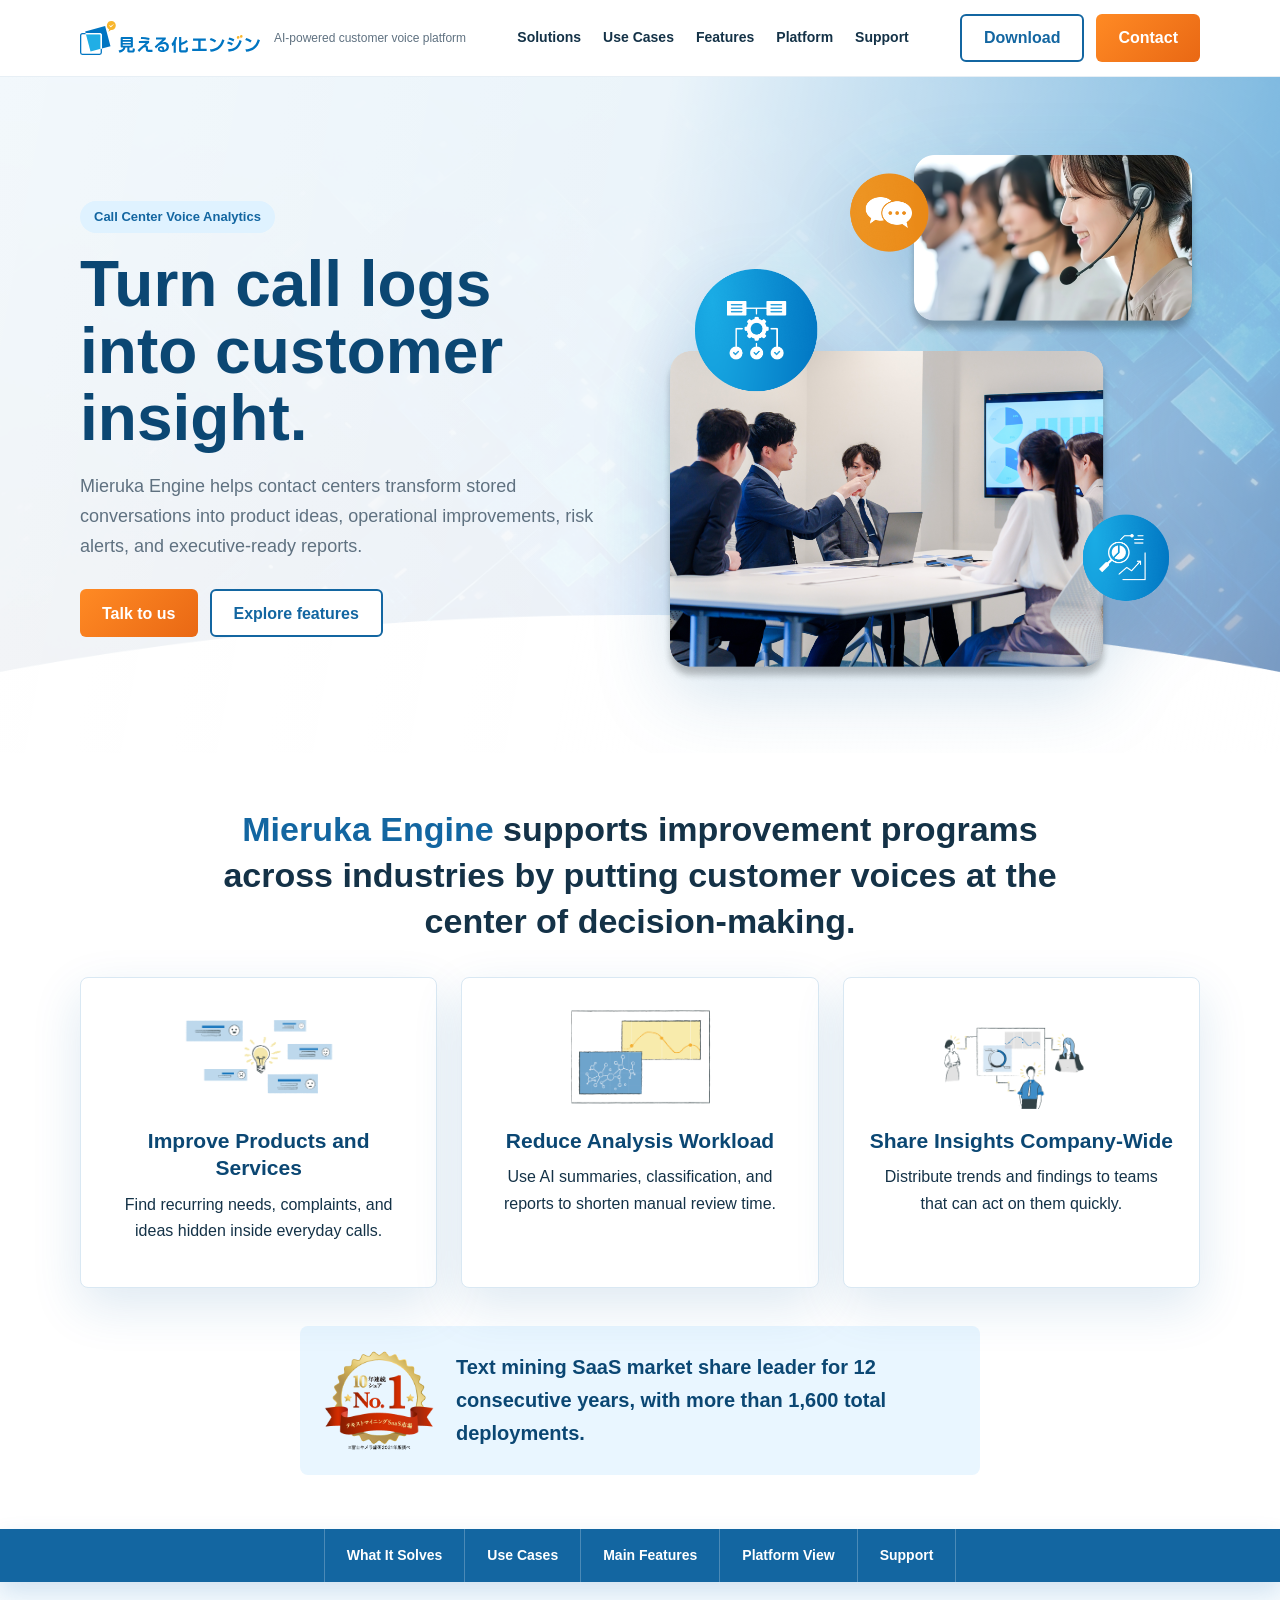
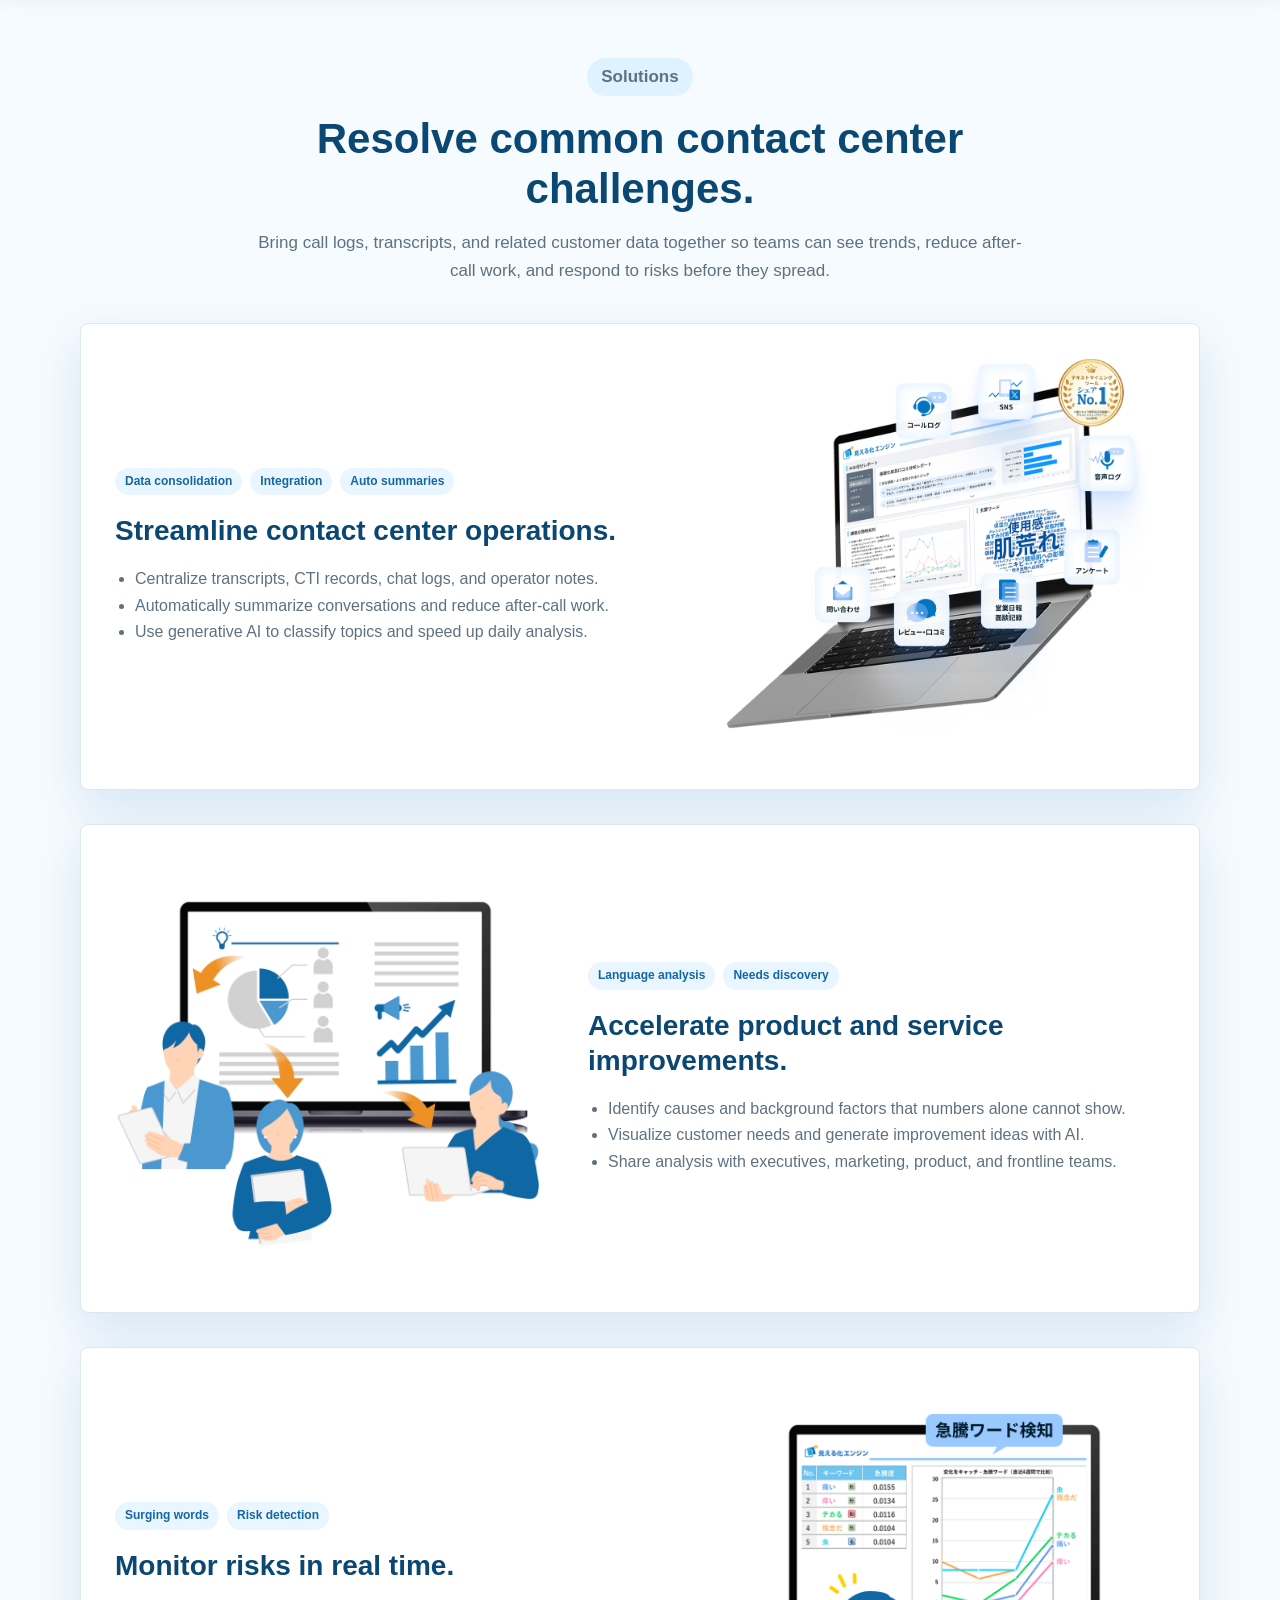
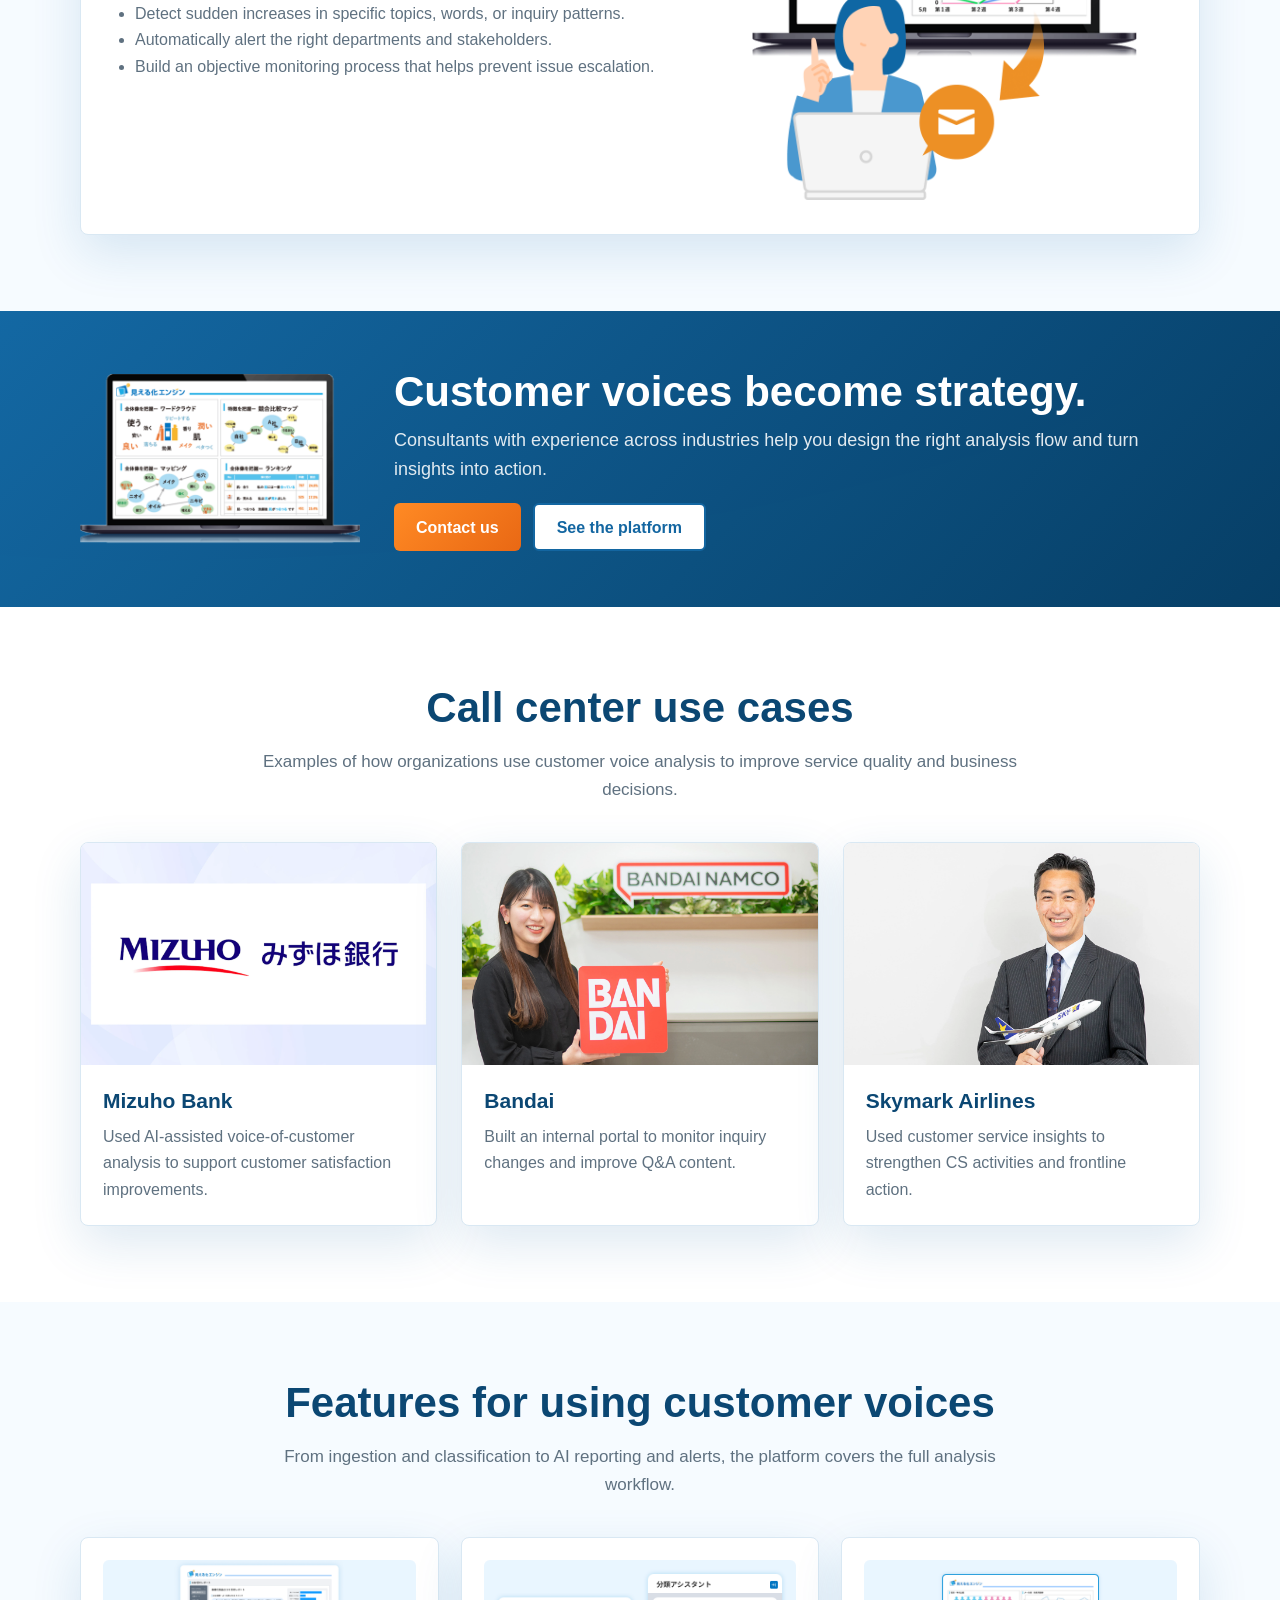
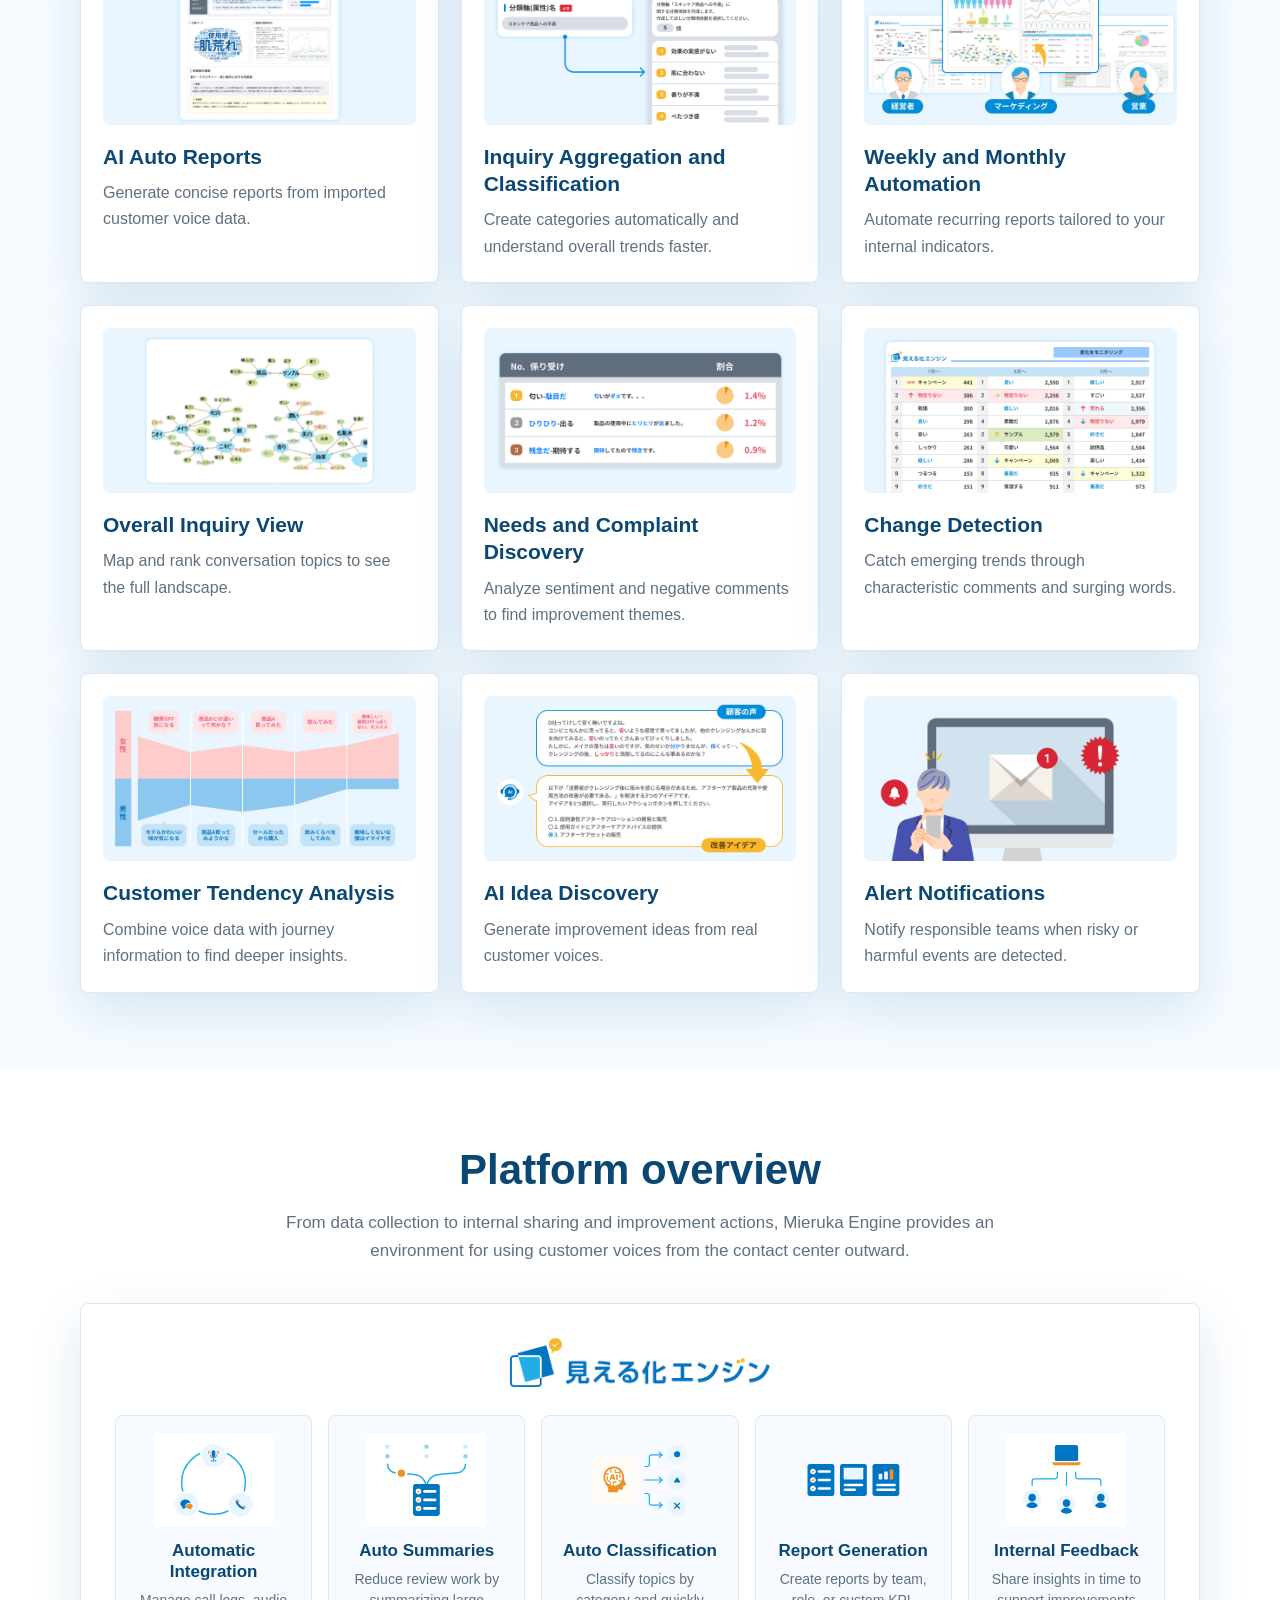
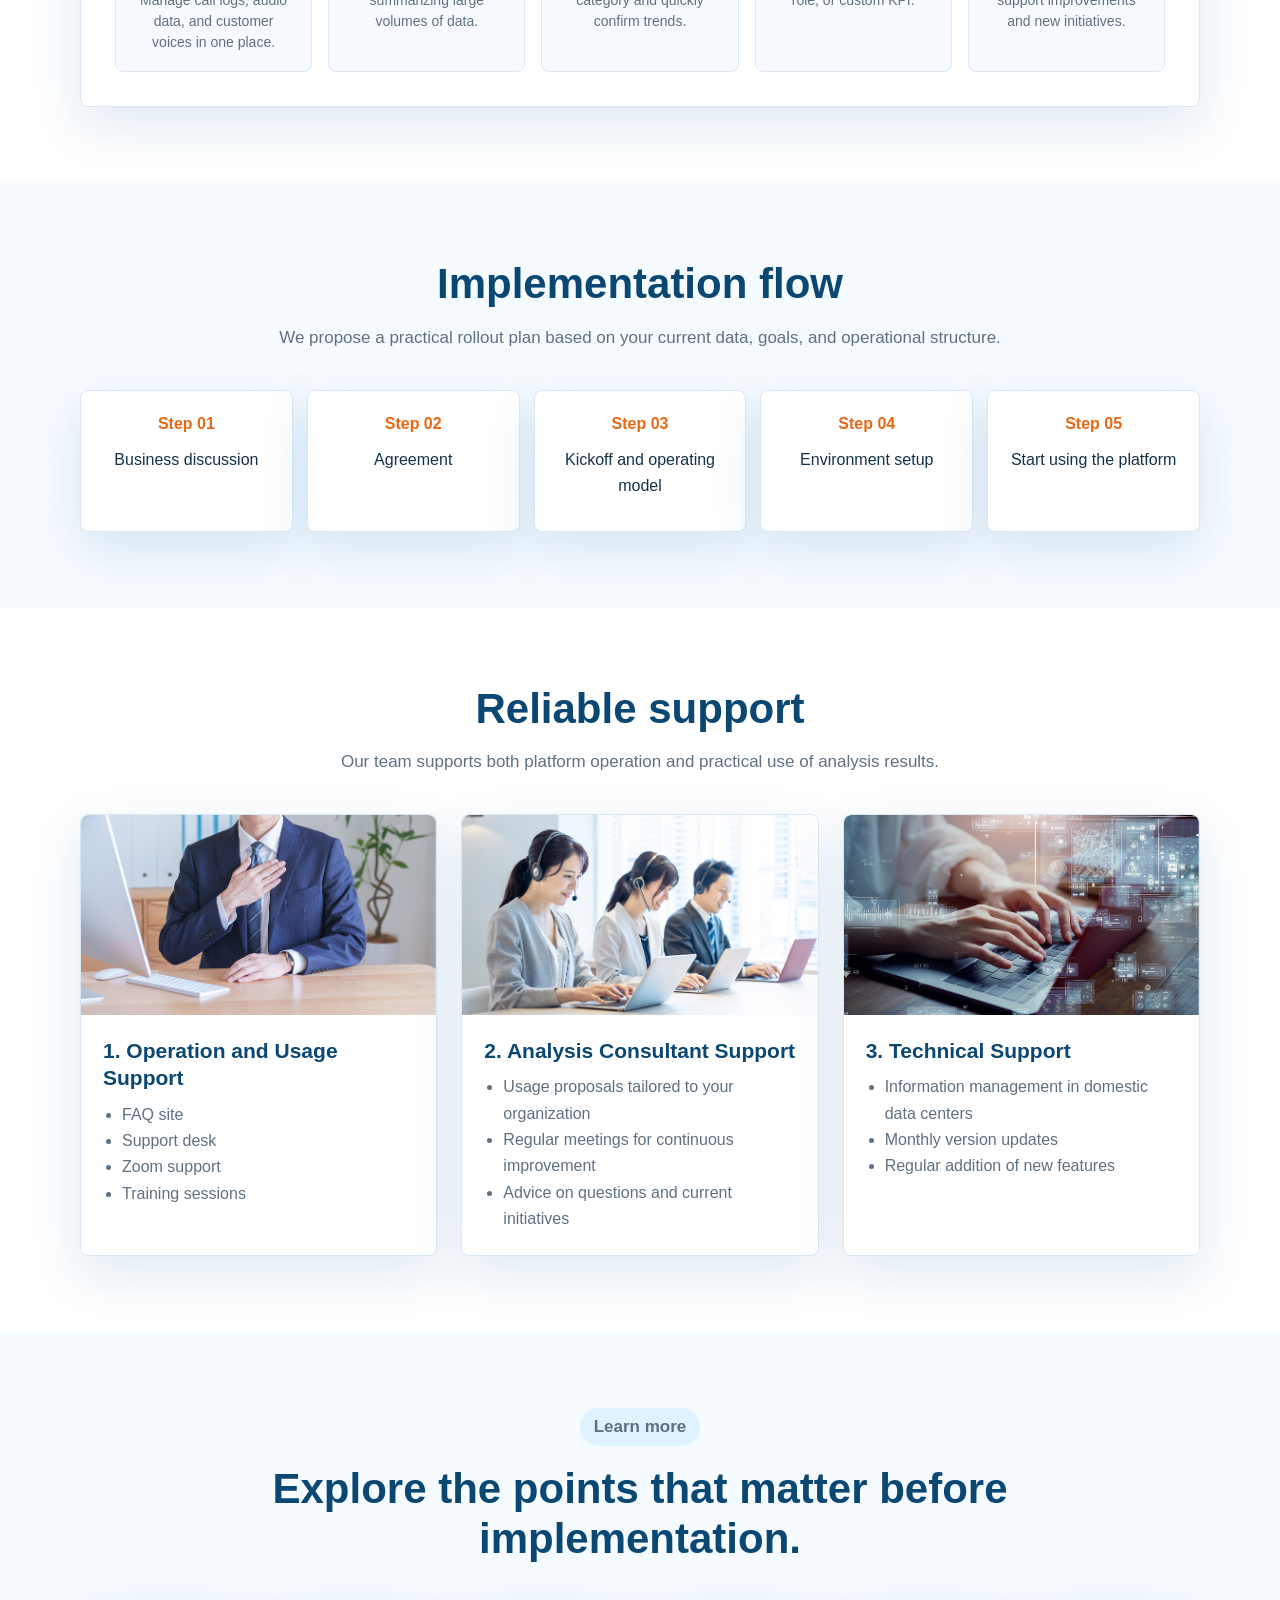
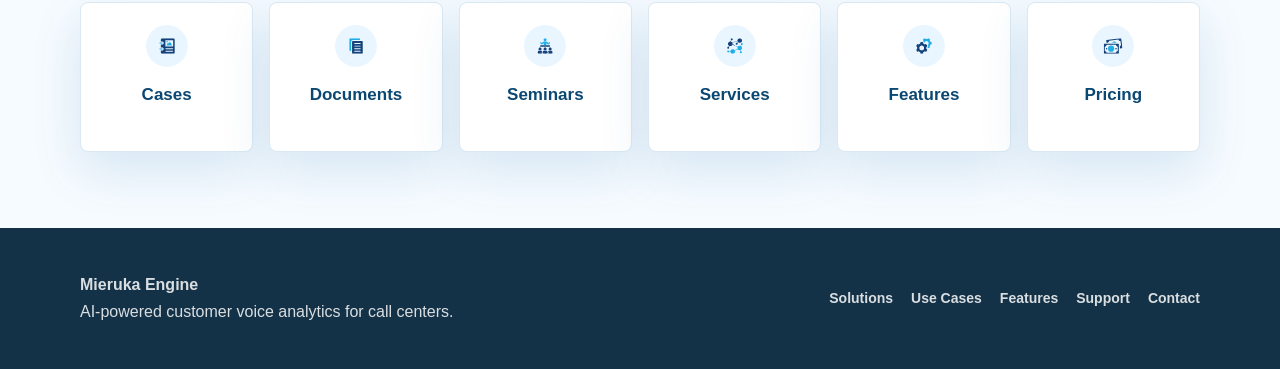
<file: index.html>
<!doctype html>
<html lang="en">
<head>
  <meta charset="utf-8">
  <meta name="viewport" content="width=device-width, initial-scale=1">
  <title>Call Center Voice Analytics | Mieruka Engine</title>
  <meta name="description" content="Use call logs and customer voice data to improve contact center operations, discover product insights, and share analysis across your organization.">
  <meta property="og:title" content="Call Center Voice Analytics | Mieruka Engine">
  <meta property="og:description" content="Turn call center conversations into actionable customer insights with AI-powered analysis and reporting.">
  <meta property="og:image" content="as/img/common/main.png">
  <link rel="icon" type="image/png" href="as/img/common/favicon.png">
  <style>
    :root {
      --blue: #1366a1;
      --blue-dark: #0b4773;
      --sky: #e9f6ff;
      --orange: #ff8a24;
      --orange-dark: #e96814;
      --ink: #143247;
      --muted: #5f7180;
      --line: #d9e8f3;
      --bg: #f6fbff;
      --white: #fff;
      --shadow: 0 18px 50px rgba(19, 102, 161, 0.14);
    }

    * { box-sizing: border-box; }

    html { scroll-behavior: smooth; }

    body {
      margin: 0;
      color: var(--ink);
      font-family: Arial, "Helvetica Neue", sans-serif;
      line-height: 1.65;
      background: var(--white);
    }

    img {
      display: block;
      max-width: 100%;
      height: auto;
    }

    a {
      color: inherit;
      text-decoration: none;
    }

    .container {
      width: min(1120px, calc(100% - 40px));
      margin: 0 auto;
    }

    .site-header {
      position: sticky;
      top: 0;
      z-index: 20;
      background: rgba(255, 255, 255, 0.96);
      border-bottom: 1px solid rgba(19, 102, 161, 0.1);
      backdrop-filter: blur(12px);
    }

    .header-inner {
      min-height: 76px;
      display: flex;
      align-items: center;
      justify-content: space-between;
      gap: 24px;
    }

    .brand {
      display: flex;
      align-items: center;
      gap: 14px;
      min-width: 220px;
    }

    .brand img { width: 180px; }

    .brand-sub {
      display: block;
      color: var(--muted);
      font-size: 12px;
      line-height: 1.35;
    }

    .nav {
      display: flex;
      align-items: center;
      gap: 22px;
      color: var(--ink);
      font-size: 14px;
      font-weight: 700;
    }

    .nav a { white-space: nowrap; }

    .btn-row {
      display: flex;
      flex-wrap: wrap;
      gap: 12px;
      align-items: center;
    }

    .btn {
      display: inline-flex;
      align-items: center;
      justify-content: center;
      min-height: 48px;
      padding: 0 22px;
      border-radius: 6px;
      font-weight: 800;
      line-height: 1.2;
      transition: transform .2s ease, box-shadow .2s ease, background .2s ease;
    }

    .btn:hover {
      transform: translateY(-2px);
      box-shadow: 0 10px 28px rgba(19, 102, 161, 0.2);
    }

    .btn-primary {
      color: var(--white);
      background: linear-gradient(135deg, var(--orange), var(--orange-dark));
    }

    .btn-secondary {
      color: var(--blue);
      background: var(--white);
      border: 2px solid var(--blue);
    }

    .btn-blue {
      color: var(--white);
      background: linear-gradient(135deg, #2183c3, var(--blue-dark));
    }

    .hero {
      position: relative;
      overflow: hidden;
      padding: 78px 0 70px;
      background:
        linear-gradient(100deg, rgba(255,255,255,.95) 0%, rgba(255,255,255,.92) 48%, rgba(255,255,255,.42) 100%),
        url("as/img/callcenter/bg/bg_fv@2x.png") center/cover no-repeat;
    }

    .hero-grid {
      display: grid;
      grid-template-columns: 1fr minmax(360px, 48%);
      align-items: center;
      gap: 42px;
    }

    .eyebrow {
      display: inline-flex;
      align-items: center;
      padding: 5px 14px;
      margin-bottom: 18px;
      border-radius: 999px;
      color: var(--blue);
      background: #dff2ff;
      font-size: 13px;
      font-weight: 800;
    }

    h1, h2, h3, p { margin-top: 0; }

    h1 {
      margin-bottom: 20px;
      color: var(--blue-dark);
      font-size: clamp(36px, 5vw, 64px);
      line-height: 1.05;
      letter-spacing: 0;
    }

    .hero-copy {
      max-width: 640px;
      margin-bottom: 28px;
      color: var(--muted);
      font-size: 18px;
    }

    .hero-image {
      filter: drop-shadow(0 24px 36px rgba(19, 102, 161, 0.18));
    }

    section {
      padding: 76px 0;
    }

    .section-alt { background: var(--bg); }

    .section-head {
      max-width: 780px;
      margin: 0 auto 38px;
      text-align: center;
    }

    .section-head h2 {
      margin-bottom: 14px;
      color: var(--blue-dark);
      font-size: clamp(28px, 4vw, 42px);
      line-height: 1.2;
    }

    .section-head p {
      color: var(--muted);
      font-size: 17px;
    }

    .logo-proof {
      text-align: center;
      padding: 54px 0;
      background: var(--white);
    }

    .logo-proof h2 {
      max-width: 840px;
      margin: 0 auto 32px;
      font-size: clamp(24px, 3vw, 34px);
      line-height: 1.35;
      color: var(--ink);
    }

    .logo-proof strong { color: var(--blue); }

    .outcome-grid {
      display: grid;
      grid-template-columns: repeat(3, 1fr);
      gap: 24px;
    }

    .outcome-card,
    .case-card,
    .function-card,
    .support-card,
    .detail-card {
      background: var(--white);
      border: 1px solid var(--line);
      border-radius: 8px;
      box-shadow: var(--shadow);
      overflow: hidden;
    }

    .outcome-card {
      padding: 26px;
      text-align: center;
    }

    .outcome-card img {
      width: 170px;
      margin: 0 auto 18px;
    }

    .outcome-card h3,
    .support-card h3,
    .function-card h3,
    .case-card h3 {
      margin-bottom: 10px;
      color: var(--blue-dark);
      font-size: 21px;
      line-height: 1.3;
    }

    .proof-strip {
      display: grid;
      grid-template-columns: auto 1fr;
      align-items: center;
      gap: 22px;
      max-width: 680px;
      margin: 38px auto 0;
      padding: 24px;
      border-radius: 8px;
      background: var(--sky);
      text-align: left;
    }

    .proof-strip img { width: 110px; }

    .proof-strip p {
      margin: 0;
      font-size: 20px;
      font-weight: 800;
      color: var(--blue-dark);
    }

    .anchor-nav {
      position: sticky;
      top: 76px;
      z-index: 10;
      background: var(--blue);
      box-shadow: 0 10px 24px rgba(19, 102, 161, 0.16);
    }

    .anchor-nav ul {
      display: flex;
      justify-content: center;
      gap: 0;
      margin: 0;
      padding: 0;
      list-style: none;
    }

    .anchor-nav a {
      display: block;
      padding: 15px 22px;
      color: var(--white);
      font-weight: 800;
      font-size: 14px;
      border-left: 1px solid rgba(255,255,255,.24);
    }

    .anchor-nav li:last-child a { border-right: 1px solid rgba(255,255,255,.24); }

    .solution-list {
      display: grid;
      gap: 34px;
    }

    .solution-card {
      display: grid;
      grid-template-columns: 1fr 42%;
      gap: 32px;
      align-items: center;
      padding: 34px;
      border: 1px solid var(--line);
      border-radius: 8px;
      background: var(--white);
      box-shadow: var(--shadow);
    }

    .solution-card:nth-child(even) {
      grid-template-columns: 42% 1fr;
    }

    .solution-card:nth-child(even) .solution-text { order: 2; }

    .tag-row {
      display: flex;
      flex-wrap: wrap;
      gap: 8px;
      margin-bottom: 18px;
    }

    .tag {
      padding: 4px 10px;
      border-radius: 999px;
      color: var(--blue);
      background: #eaf6ff;
      font-size: 12px;
      font-weight: 800;
    }

    .solution-card h3 {
      margin-bottom: 18px;
      color: var(--blue-dark);
      font-size: 28px;
      line-height: 1.25;
    }

    .solution-card ul {
      margin: 0;
      padding-left: 20px;
      color: var(--muted);
    }

    .cta-band {
      padding: 56px 0;
      color: var(--white);
      background:
        linear-gradient(135deg, rgba(19,102,161,.96), rgba(7,59,96,.94)),
        url("as/img/generative-ai-consulting/pc/bg/bg_cta@2x.png") center/cover no-repeat;
    }

    .cta-box {
      display: grid;
      grid-template-columns: 280px 1fr;
      align-items: center;
      gap: 34px;
    }

    .cta-box h2 {
      margin-bottom: 8px;
      font-size: clamp(28px, 4vw, 42px);
      line-height: 1.2;
    }

    .cta-box p {
      color: rgba(255,255,255,.88);
      font-size: 18px;
    }

    .case-grid {
      display: grid;
      grid-template-columns: repeat(3, 1fr);
      gap: 24px;
    }

    .case-card img {
      width: 100%;
      aspect-ratio: 16 / 10;
      object-fit: cover;
    }

    .case-card div { padding: 22px; }

    .case-card p,
    .function-card p,
    .support-card li,
    .detail-card p {
      color: var(--muted);
      margin-bottom: 0;
    }

    .function-grid {
      display: grid;
      grid-template-columns: repeat(3, 1fr);
      gap: 22px;
    }

    .function-card { padding: 22px; }

    .function-card img {
      width: 100%;
      margin-bottom: 18px;
      border-radius: 6px;
      background: var(--sky);
    }

    .picture-panel {
      padding: 34px;
      border-radius: 8px;
      background: var(--white);
      border: 1px solid var(--line);
      box-shadow: var(--shadow);
    }

    .picture-logo {
      width: 260px;
      margin: 0 auto 28px;
    }

    .picture-grid {
      display: grid;
      grid-template-columns: repeat(5, 1fr);
      gap: 16px;
    }

    .picture-item {
      padding: 18px;
      border-radius: 8px;
      background: #f7fbff;
      text-align: center;
      border: 1px solid var(--line);
    }

    .picture-item img {
      height: 92px;
      margin: 0 auto 14px;
    }

    .picture-item h3 {
      margin-bottom: 8px;
      color: var(--blue-dark);
      font-size: 17px;
      line-height: 1.25;
    }

    .picture-item p {
      margin: 0;
      color: var(--muted);
      font-size: 14px;
      line-height: 1.5;
    }

    .install-steps {
      display: grid;
      grid-template-columns: repeat(5, 1fr);
      gap: 14px;
      margin: 0;
      padding: 0;
      list-style: none;
    }

    .install-steps li {
      min-height: 142px;
      padding: 20px 16px;
      border-radius: 8px;
      background: var(--white);
      border: 1px solid var(--line);
      text-align: center;
      box-shadow: var(--shadow);
    }

    .step {
      display: block;
      margin-bottom: 10px;
      color: var(--orange-dark);
      font-weight: 900;
    }

    .support-grid {
      display: grid;
      grid-template-columns: repeat(3, 1fr);
      gap: 24px;
    }

    .support-card img {
      width: 100%;
      aspect-ratio: 16 / 9;
      object-fit: cover;
    }

    .support-card div { padding: 22px; }

    .support-card ul {
      margin: 0;
      padding-left: 19px;
    }

    .detail-grid {
      display: grid;
      grid-template-columns: repeat(6, 1fr);
      gap: 16px;
    }

    .detail-card {
      min-height: 150px;
      padding: 22px 14px;
      text-align: center;
    }

    .detail-card img {
      height: 42px;
      margin: 0 auto 14px;
    }

    .detail-card strong {
      display: block;
      color: var(--blue-dark);
      font-size: 17px;
    }

    .site-footer {
      padding: 44px 0;
      color: rgba(255,255,255,.84);
      background: #143247;
    }

    .footer-grid {
      display: flex;
      justify-content: space-between;
      gap: 28px;
      align-items: center;
    }

    .footer-links {
      display: flex;
      flex-wrap: wrap;
      gap: 18px;
      font-weight: 700;
      font-size: 14px;
    }

    @media (max-width: 980px) {
      .header-inner { flex-wrap: wrap; padding: 12px 0; }
      .nav { order: 3; width: 100%; overflow-x: auto; padding-bottom: 4px; }
      .hero-grid,
      .solution-card,
      .solution-card:nth-child(even),
      .cta-box {
        grid-template-columns: 1fr;
      }
      .solution-card:nth-child(even) .solution-text { order: initial; }
      .case-grid,
      .function-grid,
      .support-grid,
      .outcome-grid {
        grid-template-columns: repeat(2, 1fr);
      }
      .picture-grid,
      .install-steps,
      .detail-grid {
        grid-template-columns: repeat(2, 1fr);
      }
      .anchor-nav { position: static; }
      .anchor-nav ul { overflow-x: auto; justify-content: flex-start; }
    }

    @media (max-width: 640px) {
      .container { width: min(100% - 28px, 1120px); }
      .brand-sub { display: none; }
      .brand img { width: 150px; }
      .nav { gap: 16px; font-size: 13px; }
      .hero { padding: 52px 0; }
      section { padding: 56px 0; }
      .btn-row { width: 100%; }
      .btn { width: 100%; }
      .case-grid,
      .function-grid,
      .support-grid,
      .outcome-grid,
      .picture-grid,
      .install-steps,
      .detail-grid {
        grid-template-columns: 1fr;
      }
      .solution-card,
      .picture-panel {
        padding: 24px;
      }
      .proof-strip {
        grid-template-columns: 1fr;
        text-align: center;
      }
      .proof-strip img { margin: 0 auto; }
      .footer-grid {
        display: block;
      }
      .footer-links { margin-top: 18px; }
    }
  </style>
</head>
<body>
  <header class="site-header">
    <div class="container header-inner">
      <a class="brand" href="#top" aria-label="Mieruka Engine home">
        <img src="as/img/common/logo.svg" alt="Mieruka Engine">
        <span class="brand-sub">AI-powered customer voice platform</span>
      </a>
      <nav class="nav" aria-label="Main navigation">
        <a href="#solution">Solutions</a>
        <a href="#case">Use Cases</a>
        <a href="#function">Features</a>
        <a href="#picture">Platform</a>
        <a href="#support">Support</a>
      </nav>
      <div class="btn-row">
        <a class="btn btn-secondary" href="#detail">Download</a>
        <a class="btn btn-primary" href="#contact">Contact</a>
      </div>
    </div>
  </header>

  <main id="top">
    <section class="hero">
      <div class="container hero-grid">
        <div>
          <span class="eyebrow">Call Center Voice Analytics</span>
          <h1>Turn call logs into customer insight.</h1>
          <p class="hero-copy">Mieruka Engine helps contact centers transform stored conversations into product ideas, operational improvements, risk alerts, and executive-ready reports.</p>
          <div class="btn-row">
            <a class="btn btn-primary" href="#contact">Talk to us</a>
            <a class="btn btn-secondary" href="#function">Explore features</a>
          </div>
        </div>
        <img class="hero-image" src="as/img/callcenter/main/img_fv@2x.png" alt="Analytics dashboard for call center voice data">
      </div>
    </section>

    <section class="logo-proof">
      <div class="container">
        <h2><strong>Mieruka Engine</strong> supports improvement programs across industries by putting customer voices at the center of decision-making.</h2>
        <div class="outcome-grid">
          <article class="outcome-card">
            <img src="as/img/callcenter/newidea.png" alt="Product and service improvement">
            <h3>Improve Products and Services</h3>
            <p>Find recurring needs, complaints, and ideas hidden inside everyday calls.</p>
          </article>
          <article class="outcome-card">
            <img src="as/img/callcenter/optimiz.png" alt="Reduce analysis workload">
            <h3>Reduce Analysis Workload</h3>
            <p>Use AI summaries, classification, and reports to shorten manual review time.</p>
          </article>
          <article class="outcome-card">
            <img src="as/img/callcenter/share.png" alt="Share analysis results">
            <h3>Share Insights Company-Wide</h3>
            <p>Distribute trends and findings to teams that can act on them quickly.</p>
          </article>
        </div>
        <div class="proof-strip">
          <img src="as/img/brands/emblem.png" alt="Market share award emblem">
          <p>Text mining SaaS market share leader for 12 consecutive years, with more than 1,600 total deployments.</p>
        </div>
      </div>
    </section>

    <nav class="anchor-nav" aria-label="Page sections">
      <ul>
        <li><a href="#solution">What It Solves</a></li>
        <li><a href="#case">Use Cases</a></li>
        <li><a href="#function">Main Features</a></li>
        <li><a href="#picture">Platform View</a></li>
        <li><a href="#support">Support</a></li>
      </ul>
    </nav>

    <section id="solution" class="section-alt">
      <div class="container">
        <div class="section-head">
          <p class="eyebrow">Solutions</p>
          <h2>Resolve common contact center challenges.</h2>
          <p>Bring call logs, transcripts, and related customer data together so teams can see trends, reduce after-call work, and respond to risks before they spread.</p>
        </div>
        <div class="solution-list">
          <article class="solution-card">
            <div class="solution-text">
              <div class="tag-row">
                <span class="tag">Data consolidation</span>
                <span class="tag">Integration</span>
                <span class="tag">Auto summaries</span>
              </div>
              <h3>Streamline contact center operations.</h3>
              <ul>
                <li>Centralize transcripts, CTI records, chat logs, and operator notes.</li>
                <li>Automatically summarize conversations and reduce after-call work.</li>
                <li>Use generative AI to classify topics and speed up daily analysis.</li>
              </ul>
            </div>
            <img src="as/img/callcenter/main/img_solution_01@2x.png" alt="Operational efficiency dashboard">
          </article>
          <article class="solution-card">
            <div class="solution-text">
              <div class="tag-row">
                <span class="tag">Language analysis</span>
                <span class="tag">Needs discovery</span>
              </div>
              <h3>Accelerate product and service improvements.</h3>
              <ul>
                <li>Identify causes and background factors that numbers alone cannot show.</li>
                <li>Visualize customer needs and generate improvement ideas with AI.</li>
                <li>Share analysis with executives, marketing, product, and frontline teams.</li>
              </ul>
            </div>
            <img src="as/img/callcenter/main/img_solution_02@2x.png" alt="Product improvement analytics">
          </article>
          <article class="solution-card">
            <div class="solution-text">
              <div class="tag-row">
                <span class="tag">Surging words</span>
                <span class="tag">Risk detection</span>
              </div>
              <h3>Monitor risks in real time.</h3>
              <ul>
                <li>Detect sudden increases in specific topics, words, or inquiry patterns.</li>
                <li>Automatically alert the right departments and stakeholders.</li>
                <li>Build an objective monitoring process that helps prevent issue escalation.</li>
              </ul>
            </div>
            <img src="as/img/callcenter/main/img_solution_03@2x.png" alt="Real-time risk monitoring">
          </article>
        </div>
      </div>
    </section>

    <section id="contact" class="cta-band">
      <div class="container cta-box">
        <img src="as/img/generative-ai-consulting/pc/main/img_cta_pc@2x.png" alt="Mieruka Engine consultation">
        <div>
          <h2>Customer voices become strategy.</h2>
          <p>Consultants with experience across industries help you design the right analysis flow and turn insights into action.</p>
          <div class="btn-row">
            <a class="btn btn-primary" href="mailto:contact@example.com">Contact us</a>
            <a class="btn btn-secondary" href="#function">See the platform</a>
          </div>
        </div>
      </div>
    </section>

    <section id="case">
      <div class="container">
        <div class="section-head">
          <h2>Call center use cases</h2>
          <p>Examples of how organizations use customer voice analysis to improve service quality and business decisions.</p>
        </div>
        <div class="case-grid">
          <article class="case-card">
            <img src="as/img/callcenter/main/img_case_01@2x.png" alt="Mizuho Bank case study">
            <div>
              <h3>Mizuho Bank</h3>
              <p>Used AI-assisted voice-of-customer analysis to support customer satisfaction improvements.</p>
            </div>
          </article>
          <article class="case-card">
            <img src="as/img/callcenter/main/img_case_02@2x.png" alt="Bandai case study">
            <div>
              <h3>Bandai</h3>
              <p>Built an internal portal to monitor inquiry changes and improve Q&amp;A content.</p>
            </div>
          </article>
          <article class="case-card">
            <img src="as/img/callcenter/main/img_case_03@2x.png" alt="Skymark Airlines case study">
            <div>
              <h3>Skymark Airlines</h3>
              <p>Used customer service insights to strengthen CS activities and frontline action.</p>
            </div>
          </article>
        </div>
      </div>
    </section>

    <section id="function" class="section-alt">
      <div class="container">
        <div class="section-head">
          <h2>Features for using customer voices</h2>
          <p>From ingestion and classification to AI reporting and alerts, the platform covers the full analysis workflow.</p>
        </div>
        <div class="function-grid">
          <article class="function-card">
            <img src="as/img/callcenter/main/img_function_01@2x.png" alt="AI automatic reports">
            <h3>AI Auto Reports</h3>
            <p>Generate concise reports from imported customer voice data.</p>
          </article>
          <article class="function-card">
            <img src="as/img/callcenter/main/img_function_02@2x.png" alt="Inquiry classification">
            <h3>Inquiry Aggregation and Classification</h3>
            <p>Create categories automatically and understand overall trends faster.</p>
          </article>
          <article class="function-card">
            <img src="as/img/callcenter/main/img_function_03@2x.png" alt="Weekly and monthly reports">
            <h3>Weekly and Monthly Automation</h3>
            <p>Automate recurring reports tailored to your internal indicators.</p>
          </article>
          <article class="function-card">
            <img src="as/img/callcenter/main/img_function_04@2x.png" alt="Conversation map">
            <h3>Overall Inquiry View</h3>
            <p>Map and rank conversation topics to see the full landscape.</p>
          </article>
          <article class="function-card">
            <img src="as/img/callcenter/main/img_function_05@2x.png" alt="Needs and complaint discovery">
            <h3>Needs and Complaint Discovery</h3>
            <p>Analyze sentiment and negative comments to find improvement themes.</p>
          </article>
          <article class="function-card">
            <img src="as/img/callcenter/main/img_function_06@2x.png" alt="Trend changes">
            <h3>Change Detection</h3>
            <p>Catch emerging trends through characteristic comments and surging words.</p>
          </article>
          <article class="function-card">
            <img src="as/img/callcenter/main/img_function_07@2x.png" alt="Customer tendency analysis">
            <h3>Customer Tendency Analysis</h3>
            <p>Combine voice data with journey information to find deeper insights.</p>
          </article>
          <article class="function-card">
            <img src="as/img/callcenter/main/img_function_08@2x.png" alt="AI idea discovery">
            <h3>AI Idea Discovery</h3>
            <p>Generate improvement ideas from real customer voices.</p>
          </article>
          <article class="function-card">
            <img src="as/img/callcenter/main/img_function_09@2x.png" alt="Alert notifications">
            <h3>Alert Notifications</h3>
            <p>Notify responsible teams when risky or harmful events are detected.</p>
          </article>
        </div>
      </div>
    </section>

    <section id="picture">
      <div class="container">
        <div class="section-head">
          <h2>Platform overview</h2>
          <p>From data collection to internal sharing and improvement actions, Mieruka Engine provides an environment for using customer voices from the contact center outward.</p>
        </div>
        <div class="picture-panel">
          <img class="picture-logo" src="as/img/callcenter/logo/logo_mieruka@2x.png" alt="Mieruka Engine">
          <div class="picture-grid">
            <article class="picture-item">
              <img src="as/img/callcenter/illust/img_big_picture_01.svg" alt="Automatic integration">
              <h3>Automatic Integration</h3>
              <p>Manage call logs, audio data, and customer voices in one place.</p>
            </article>
            <article class="picture-item">
              <img src="as/img/callcenter/illust/img_big_picture_02.svg" alt="Automatic summarization">
              <h3>Auto Summaries</h3>
              <p>Reduce review work by summarizing large volumes of data.</p>
            </article>
            <article class="picture-item">
              <img src="as/img/callcenter/illust/img_big_picture_03.svg" alt="Automatic classification">
              <h3>Auto Classification</h3>
              <p>Classify topics by category and quickly confirm trends.</p>
            </article>
            <article class="picture-item">
              <img src="as/img/callcenter/illust/img_big_picture_04.svg" alt="Report generation">
              <h3>Report Generation</h3>
              <p>Create reports by team, role, or custom KPI.</p>
            </article>
            <article class="picture-item">
              <img src="as/img/callcenter/illust/img_big_picture_05.svg" alt="Internal feedback">
              <h3>Internal Feedback</h3>
              <p>Share insights in time to support improvements and new initiatives.</p>
            </article>
          </div>
        </div>
      </div>
    </section>

    <section class="section-alt">
      <div class="container">
        <div class="section-head">
          <h2>Implementation flow</h2>
          <p>We propose a practical rollout plan based on your current data, goals, and operational structure.</p>
        </div>
        <ol class="install-steps">
          <li><span class="step">Step 01</span>Business discussion</li>
          <li><span class="step">Step 02</span>Agreement</li>
          <li><span class="step">Step 03</span>Kickoff and operating model</li>
          <li><span class="step">Step 04</span>Environment setup</li>
          <li><span class="step">Step 05</span>Start using the platform</li>
        </ol>
      </div>
    </section>

    <section id="support">
      <div class="container">
        <div class="section-head">
          <h2>Reliable support</h2>
          <p>Our team supports both platform operation and practical use of analysis results.</p>
        </div>
        <div class="support-grid">
          <article class="support-card">
            <img src="as/img/callcenter/main/img_support_01@2x.png" alt="Operation and usage support">
            <div>
              <h3>1. Operation and Usage Support</h3>
              <ul>
                <li>FAQ site</li>
                <li>Support desk</li>
                <li>Zoom support</li>
                <li>Training sessions</li>
              </ul>
            </div>
          </article>
          <article class="support-card">
            <img src="as/img/callcenter/main/img_support_02@2x.png" alt="Consultant support">
            <div>
              <h3>2. Analysis Consultant Support</h3>
              <ul>
                <li>Usage proposals tailored to your organization</li>
                <li>Regular meetings for continuous improvement</li>
                <li>Advice on questions and current initiatives</li>
              </ul>
            </div>
          </article>
          <article class="support-card">
            <img src="as/img/callcenter/main/img_support_03@2x.png" alt="Technical support">
            <div>
              <h3>3. Technical Support</h3>
              <ul>
                <li>Information management in domestic data centers</li>
                <li>Monthly version updates</li>
                <li>Regular addition of new features</li>
              </ul>
            </div>
          </article>
        </div>
      </div>
    </section>

    <section id="detail" class="section-alt">
      <div class="container">
        <div class="section-head">
          <p class="eyebrow">Learn more</p>
          <h2>Explore the points that matter before implementation.</h2>
        </div>
        <div class="detail-grid">
          <a class="detail-card" href="#case">
            <img src="as/img/callcenter/icon/icon_case.svg" alt="">
            <strong>Cases</strong>
          </a>
          <a class="detail-card" href="#contact">
            <img src="as/img/callcenter/icon/icon_documents.svg" alt="">
            <strong>Documents</strong>
          </a>
          <a class="detail-card" href="#contact">
            <img src="as/img/callcenter/icon/icon_seminar.svg" alt="">
            <strong>Seminars</strong>
          </a>
          <a class="detail-card" href="#solution">
            <img src="as/img/callcenter/icon/icon_service.svg" alt="">
            <strong>Services</strong>
          </a>
          <a class="detail-card" href="#function">
            <img src="as/img/callcenter/icon/icon_function.svg" alt="">
            <strong>Features</strong>
          </a>
          <a class="detail-card" href="#contact">
            <img src="as/img/callcenter/icon/icon_price.svg" alt="">
            <strong>Pricing</strong>
          </a>
        </div>
      </div>
    </section>
  </main>

  <footer class="site-footer">
    <div class="container footer-grid">
      <div>
        <strong>Mieruka Engine</strong><br>
        AI-powered customer voice analytics for call centers.
      </div>
      <div class="footer-links">
        <a href="#solution">Solutions</a>
        <a href="#case">Use Cases</a>
        <a href="#function">Features</a>
        <a href="#support">Support</a>
        <a href="#contact">Contact</a>
      </div>
    </div>
  </footer>
</body>
</html>
</file>
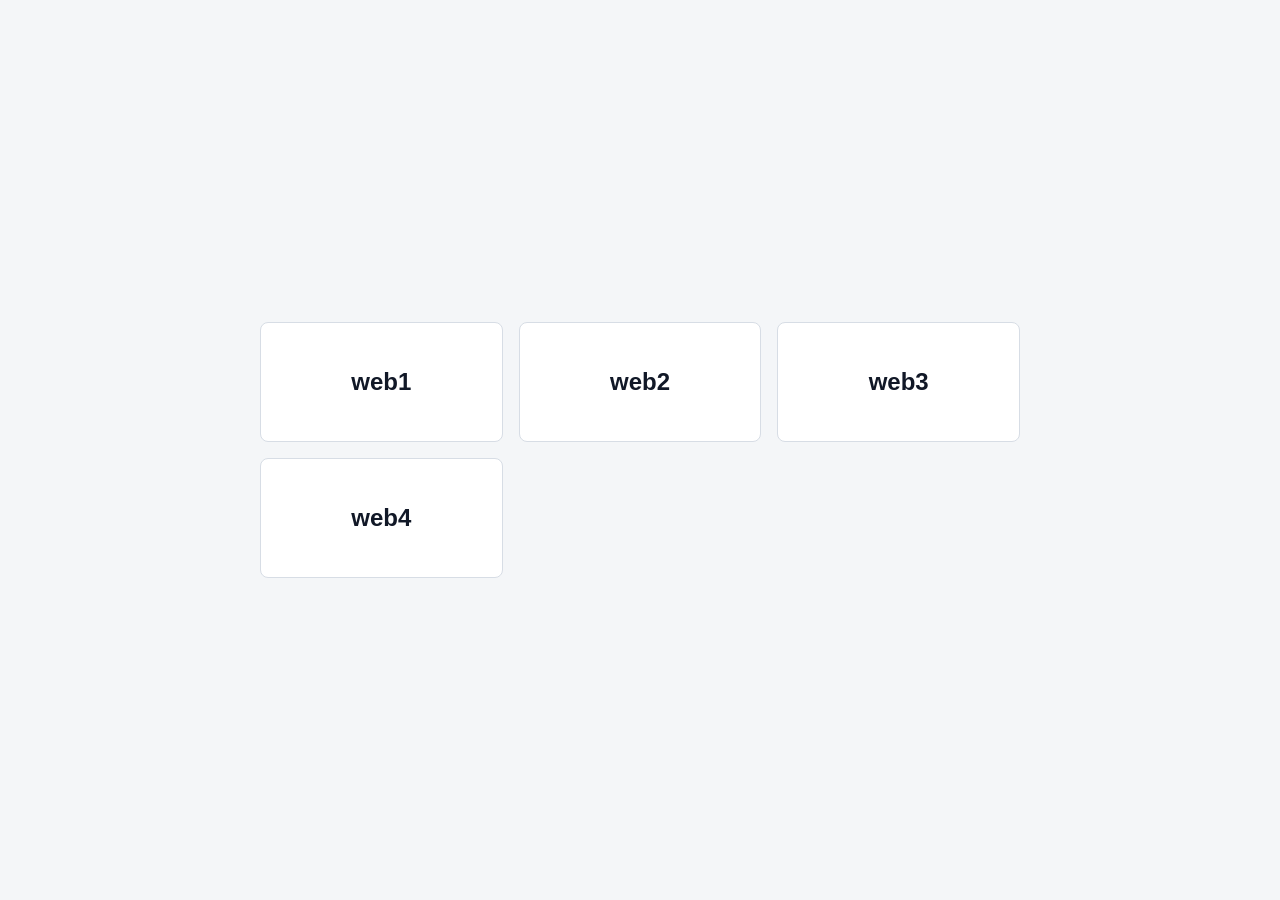
<file: main.html>
<!DOCTYPE html>
<html lang="vi">
<head>
  <meta charset="UTF-8">
  <meta name="viewport" content="width=device-width, initial-scale=1.0">
  <title>Main</title>
  <style>
    * {
      box-sizing: border-box;
    }

    body {
      margin: 0;
      min-height: 100vh;
      display: flex;
      align-items: center;
      justify-content: center;
      font-family: Arial, Helvetica, sans-serif;
      background: #f4f6f8;
      color: #1f2937;
    }

    main {
      width: min(92vw, 760px);
      display: grid;
      grid-template-columns: repeat(3, minmax(0, 1fr));
      gap: 16px;
    }

    a {
      min-height: 120px;
      display: flex;
      align-items: center;
      justify-content: center;
      border: 1px solid #d7dde5;
      border-radius: 8px;
      background: #ffffff;
      color: #111827;
      font-size: 24px;
      font-weight: 700;
      text-decoration: none;
      transition: transform 0.2s ease, box-shadow 0.2s ease, border-color 0.2s ease;
    }

    a:hover,
    a:focus-visible {
      transform: translateY(-2px);
      border-color: #2563eb;
      box-shadow: 0 14px 32px rgba(31, 41, 55, 0.14);
      outline: none;
    }

    @media (max-width: 520px) {
      main {
        grid-template-columns: 1fr;
      }

      a {
        min-height: 96px;
        font-size: 22px;
      }
    }
  </style>
</head>
<body>
  <main aria-label="Danh sach website">
    <a href="index.html">web1</a>
    <a href="templateBPO8/index.html">web2</a>
    <a href="templateBPO11/index.html">web3</a>
    <a href="templateBPO12/index.html">web4</a>
  </main>
</body>
</html>
</file>
